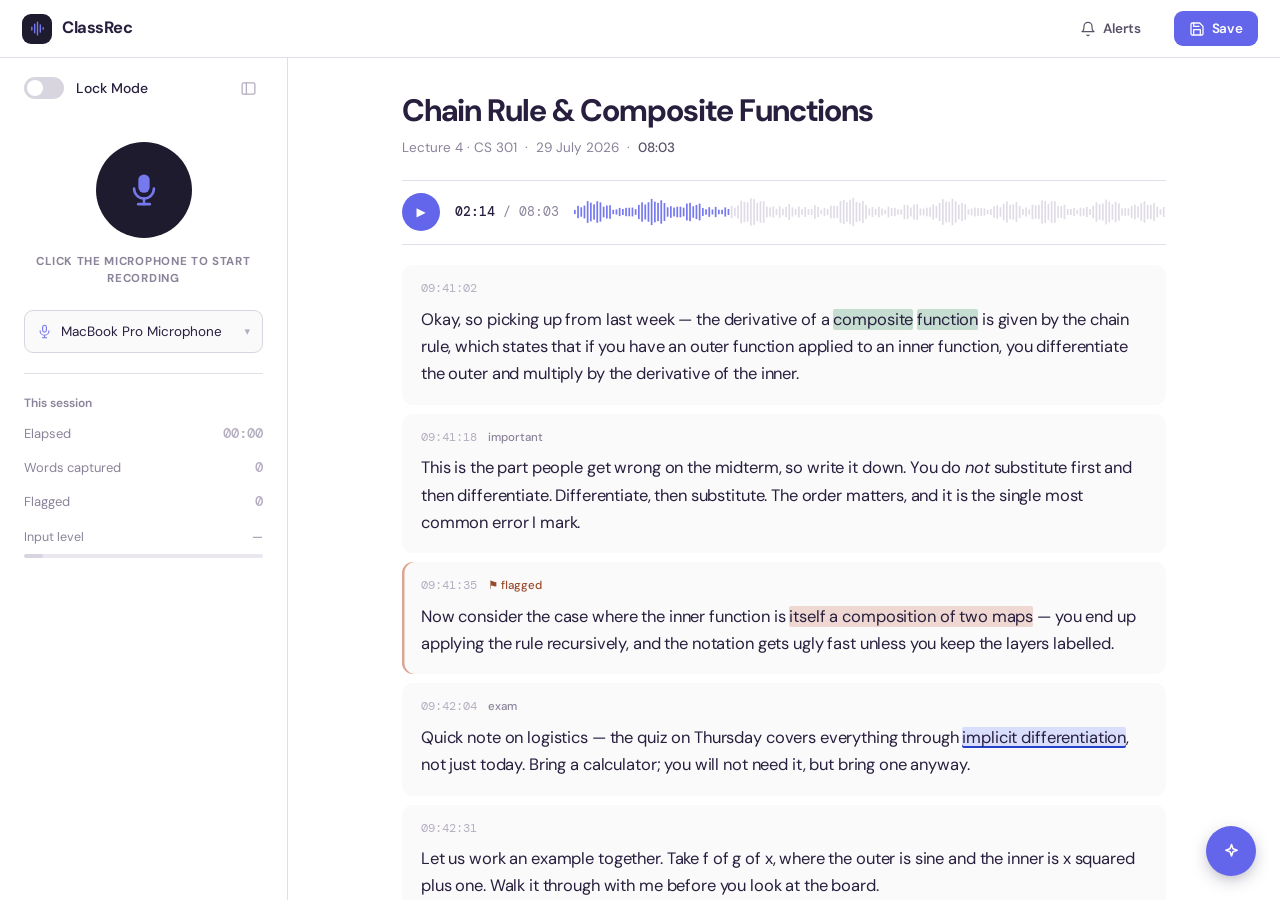
<file: design/classrec-live-v5.html>
<!doctype html>
<html lang="en">
<head>
<meta charset="utf-8">
<meta name="viewport" content="width=device-width,initial-scale=1">
<title>ClassRec — live (v4)</title>
<link href="https://fonts.googleapis.com/css2?family=DM+Sans:ital,opsz,wght@0,9..40,400;0,9..40,500;0,9..40,700;1,9..40,400&family=DM+Mono:wght@400;500&display=swap" rel="stylesheet">
<style>
/* ─────────────────────────────────────────────────────────────
   ONE primary colour (Midnight Violet) for every action.
   A 9-step violet-tinted grey ramp does all structural work.
   The other brand colours appear ONLY on word states, where
   they carry meaning — Refactoring UI: accents "used pretty
   sparingly", greys do the rest.
   No cards. A transcript is continuous speech, so it runs as
   one column with time in a margin gutter.
   ───────────────────────────────────────────────────────────── */
:root{
  --g0:#FFFFFF; --g1:#FBFAFB; --g2:#F4F2F6; --g3:#EAE7EE;
  --g4:#D9D5E0; --g5:#B4AEC0; --g6:#8B8399; --g7:#5A5269; --g8:#281F3E;

  /* theme #7678ED — title, mic, accents. Filled buttons drop one shade
     to #6365EB so white labels clear AA (4.57:1 vs 3.70:1). */
  --theme:#7678ED; --primary:#6365EB; --primary-hi:#5053E8; --primary-soft:#EFEFFD;
  --lock-deep:#4A3FBF;   /* lock badge — deliberately darker than the Lock Mode toggle */

  --teal:#75B291; --corn:#6A85FF; --corn-deep:#2440C8; --blush:#DBA693; --blush-ink:#9A4A2C;
  /* lock states → theme · recording → green · paused → red */
  --mic-bg:#7678ED; --red:#EF4444; --red-ink:#DC0D0D;
  --green:#4ADE80; --green-2:#86EFAC; --green-ink:#14803B;

  /* Structural lines. --g3 read as nothing at all -- rail, top bar and content
     ran together as one surface -- so rules get their own token, one step firmer
     than g3 and well short of g4. Controls take g4, being things you click. */
  --rule:#E2DEE7;

  --sans:'DM Sans',system-ui,sans-serif;
  --mono:'DM Mono',ui-monospace,monospace;
  --rail:288px; --ai:380px; --measure:820px; --gutter:78px;
  --e:cubic-bezier(.2,.7,.3,1);
}
*{box-sizing:border-box;margin:0;padding:0}
html,body{height:100%}
body{
  background:var(--g0);color:var(--g8);font-family:var(--sans);
  font-size:15px;line-height:1.6;font-optical-sizing:auto;
  -webkit-font-smoothing:antialiased;display:flex;flex-direction:column;overflow:hidden;
}
button{font-family:inherit;cursor:pointer;border:none;background:none;color:inherit}

/* ── top bar : four things, not eight ── */
.top{
  height:58px;flex:0 0 auto;display:flex;align-items:center;
  padding:0 22px;border-bottom:1px solid var(--rule);
}
.mark{display:flex;align-items:center;gap:10px;font-weight:700;font-size:16.5px;letter-spacing:-.03em;color:var(--g8)}
.logo{
  width:30px;height:30px;flex:0 0 auto;border-radius:9px;
  background:#1E1B2E;display:grid;place-items:center;color:var(--theme);
}
.logo svg{width:17px;height:17px;display:block}
.top-r{margin-left:auto;display:flex;align-items:center;gap:18px}
.state{font-size:13px;color:var(--g6);font-variant-numeric:tabular-nums}
body.rec .state{color:var(--primary);font-weight:500}
/* One solid primary; every other action is plain + icon in neutral, so nothing
   reads as a competing theme. Same pattern as the NotebookLM bar. */
.btn{
  display:inline-flex;align-items:center;gap:7px;
  border-radius:9px;padding:9px 15px;font-size:13.5px;font-weight:600;
  letter-spacing:-.01em;color:var(--g7);transition:.16s var(--e);
}
.btn svg{width:16px;height:16px;flex:0 0 auto}
.btn:hover{background:var(--g2);color:var(--g8)}
.btn.solid{background:var(--primary);color:#fff}
.btn.solid:hover{background:var(--primary-hi)}

/* ── shell ── */
.shell{flex:1;display:flex;min-height:0;position:relative}

/* handle = mini mic; mirrors the big mic's state colours exactly */
/* only exists while the rail is collapsed — with the rail open the big mic
   is right there and this is duplicate furniture */
.handle{
  position:absolute;top:30px;left:18px;z-index:40;width:42px;height:42px;
  border-radius:999px;display:grid;place-items:center;
  transition:opacity .2s var(--e),transform .25s var(--e);
}
body.rail-open .handle{opacity:0;transform:scale(.8);pointer-events:none}
.handle .ring{
  position:absolute;inset:-7px;border-radius:999px;opacity:0;transition:opacity .45s ease;
  filter:blur(3.5px);
  background:conic-gradient(from -90deg,transparent 0deg,var(--green) 60deg,var(--green-2) 150deg,var(--green) 220deg,#22A85A 260deg,transparent 320deg,transparent 360deg);
}
.handle .bub{
  position:relative;z-index:1;width:42px;height:42px;border-radius:999px;
  background:#1E1B2E;border:0;
  display:grid;place-items:center;color:var(--theme);
  transition:transform .2s var(--e),color .3s var(--e);
}
body.rec .handle .bub{color:var(--green)}
body.locked:not(.rec):not(.paused) .handle .bub{box-shadow:0 0 0 1.5px rgba(118,120,237,.85)}
.handle .bub svg{width:18px;height:18px;display:block}
.handle:hover .bub{transform:scale(1.06)}
body.rec .handle .ring{opacity:1;animation:spin 4s linear infinite}
/* collapsed mic mirrors the state: red and drifting when paused */
body.paused .handle .ring{
  background:conic-gradient(from 0deg,var(--red) 0deg,#F87171 60deg,#C0392B 120deg,var(--red) 180deg,#F87171 260deg,transparent 340deg);
  animation:spin 9s linear infinite;
}
body.paused .handle .bub{color:#F87171}
/* the locked voice stays locked through pause — show it while collapsed too */
/* Mini version of the big mic's badge, same 1:30 seat on the rim: white disc,
   dark purple glyph. The 42px handle has radius 21, so 21·cos45 ≈ 15 puts the
   badge centre on the rim and leaves it 2px outside the box. */
.handle .minilock{
  position:absolute;top:-2px;right:-2px;z-index:2;
  width:17px;height:17px;border-radius:999px;
  background:var(--g0);box-shadow:0 1px 3px rgba(40,31,62,.28);
  display:grid;place-items:center;color:var(--lock-deep);
}
.handle .minilock svg{width:9px;height:9px;display:block}
@keyframes spin{to{transform:rotate(360deg)}}

/* ── rail ── */
.rail{
  width:var(--rail);flex:0 0 var(--rail);border-right:1px solid var(--rule);
  padding:14px 24px 24px;overflow-y:auto;
  transition:margin-left .4s var(--e),opacity .25s var(--e);
}
body:not(.rail-open) .rail{margin-left:calc(var(--rail)*-1);opacity:0;pointer-events:none}
/* the mic selector takes the slot the redundant "Controls" heading had */
/* Lock Mode takes the top slot, collapse icon opposite it */
.rail-head{display:flex;align-items:center;gap:10px;height:32px;margin-bottom:14px}
.rail-head .collapse{margin-left:auto}
.rail-head .row span{white-space:nowrap}
/* Select voice only exists while Lock Mode is on, as in live.html */
.voicebtn{
  display:none;width:100%;justify-content:space-between;margin-top:10px;
  padding:9px 12px;font-size:13px;border:1px solid var(--g4);color:var(--g7);
}
.voicebtn:hover{border-color:var(--g5);background:var(--g2)}
body.lockon .voicebtn{display:inline-flex}
.field .txt{flex:1;min-width:0;overflow:hidden;text-overflow:ellipsis;white-space:nowrap}
/* the input picker was styled furniture with nothing behind it — it opens now */
.devwrap{position:relative}
.field{cursor:pointer}
.field:hover{border-color:var(--g5)}
.devmenu{
  position:absolute;left:0;right:0;top:calc(100% + 6px);z-index:50;
  background:var(--g0);border:1px solid var(--rule);border-radius:11px;
  box-shadow:0 14px 34px -14px rgba(40,31,62,.3);padding:5px;
  display:none;flex-direction:column;gap:2px;
}
.devmenu.open{display:flex}
.devopt{
  display:flex;align-items:center;gap:8px;text-align:left;width:100%;
  padding:8px 10px;border-radius:8px;font-size:13px;color:var(--g7);
}
.devopt:hover{background:var(--g2);color:var(--g8)}
.devopt.on{color:var(--primary);font-weight:600;background:var(--primary-soft)}
.devopt .tick{margin-left:auto;font-size:11px;opacity:0}
.devopt.on .tick{opacity:1}
.fi{display:grid;place-items:center;flex:0 0 auto;color:var(--theme)}
.fi svg{width:15px;height:15px;display:block}
.collapse{
  width:30px;height:30px;border-radius:8px;display:grid;place-items:center;
  color:var(--g5);transition:.15s var(--e);
}
.collapse svg{width:17px;height:17px}
.collapse:hover{background:var(--g2);color:var(--g8)}

/* two dividers total, one rhythm, everything on the same left edge */
.sect{padding-bottom:20px;margin-bottom:20px;border-bottom:1px solid var(--rule)}
.sect.tight{padding-bottom:0;margin-bottom:20px;border-bottom:0}
.sect:last-child{border:0;margin:0;padding:0}
.lbl{font-size:12px;font-weight:600;color:var(--g6);margin-bottom:9px}
/* control first, then label — the arrangement from live.html */
.row{display:flex;align-items:center;justify-content:flex-start;gap:12px}
.row span{font-size:14px;font-weight:500}
.sw{position:relative;width:40px;height:22px;flex:0 0 auto}
.sw input{position:absolute;inset:0;opacity:0;margin:0;cursor:pointer}
.tr{position:absolute;inset:0;border-radius:999px;background:var(--g4);transition:.22s var(--e)}
.tr::after{content:'';position:absolute;top:3px;left:3px;width:16px;height:16px;border-radius:999px;background:#fff;transition:.22s var(--e)}
.sw input:checked+.tr{background:var(--primary)}
.sw input:checked+.tr::after{transform:translateX(18px)}
.field{
  width:100%;margin-top:11px;padding:10px 12px;border-radius:9px;
  background:var(--g1);border:1px solid var(--g4);font-size:13.5px;
  display:flex;align-items:center;gap:9px;
}
.field:hover{border-color:var(--g4)}
.field .c{color:var(--g5);font-size:11px}

/* original circle form — centred disc with the glow ring, caption beneath.
   Sized to the tighter rail rather than the old 136px. */
/* clearance so the halo never bleeds into Select voice above it */
.mic-wrap{display:grid;place-items:center;position:relative;padding:22px 0 2px;cursor:pointer}
.glow{position:relative;width:100px;height:100px;border-radius:999px;display:grid;place-items:center}
/* Halo needs real clearance now the bubble is a bright fill — a 5px sliver
   was invisible against #7678ED. Blurred so it reads as glow, not a ring. */
/* Halo. BASE gradient is the lock colour; recording overrides it with green.
   The base must never be a state colour — when it was, releasing a short hold
   snapped the background before the opacity had faded, flashing that colour. */
.glow::before{
  content:'';position:absolute;inset:-4px;border-radius:999px;opacity:0;
  transition:opacity .5s ease;filter:blur(3.5px);z-index:0;
  background:conic-gradient(from -90deg,transparent 0deg,var(--theme) 80deg,#A5A6F3 160deg,transparent 240deg,transparent 360deg);
}
/* recording: green, 4s */
body.rec .glow::before{
  opacity:1;animation:spin 4s linear infinite;
  background:conic-gradient(from -90deg,transparent 0deg,var(--green) 60deg,var(--green-2) 150deg,var(--green) 220deg,#22A85A 260deg,transparent 320deg,transparent 360deg);
}
/* paused: red, 60s — a drift, not a spin */
body.paused .glow::before{
  inset:-5px;filter:blur(4px);opacity:.85;
  background:conic-gradient(from 0deg,var(--red) 0deg,#F87171 60deg,#C0392B 120deg,var(--red) 180deg,#F87171 240deg,#C0392B 300deg,var(--red) 360deg);
  animation:spin 60s linear infinite;
}
/* enrolling: the LOCK colour — same #7678ED as the Lock Mode toggle, 3s */
body.enrolling .glow::before{
  opacity:.9;
  background:conic-gradient(from -90deg,transparent 0deg,var(--theme) 80deg,#A5A6F3 160deg,transparent 240deg,transparent 360deg);
  animation:spin 3s linear infinite;
}
/* Locked and idle: no halo, just a static ring in the lock colour. Scoped to idle
   because `locked` is now set as soon as Lock Mode goes on, and at equal specificity
   this rule sits after the activity ones -- unscoped, it silently cancelled the
   enrol halo the moment a voice was already on file. */
/* Idle only. The halo starts 4px off the disc, so an opaque ring on the disc's edge
   covered the brightest part of it and the green read thin and dim once a voice was
   locked. While there is activity the halo carries the state and the badge says
   locked; the ring is only needed when nothing is glowing. */
body.locked:not(.rec):not(.paused):not(.enrolling) .bubble{box-shadow:0 0 0 1.5px rgba(118,120,237,.85)}
body.locked:not(.rec):not(.paused):not(.enrolling) .glow::before{opacity:0}

/* Lock Mode armed (on, nothing captured yet): a static solid ring in the
   lock colour. No rotation — it's a state, not an activity. */
.glow::after{
  content:'';position:absolute;inset:-6px;border-radius:999px;z-index:0;
  border:1.5px solid transparent;opacity:0;
  transition:opacity .35s ease;
}
/* (no armed-state ring — the toggle and the hint already say lock is on) */

/* Lock symbol — top-right of the circle, hugging the rim at about 1:30. The
   circle is 100px and starts 22px down (.mic-wrap padding), so a 45° offset is
   50·cos45 ≈ 35px across and the same down: 22 + 50 - 35 - 11 ≈ 25px from the
   top. Anchoring to the rail's right edge instead left it ~90px adrift of the
   circle it describes.
   The disc behind it is load-bearing, not decoration: the badge overlaps the
   boundary between the white rail and the near-black bubble, and a bare dark
   purple glyph goes invisible over the dark side. */
.lockbadge{
  position:absolute;top:25px;left:50%;z-index:3;
  width:22px;height:22px;border-radius:999px;
  background:var(--g0);box-shadow:0 1px 3px rgba(40,31,62,.28);
  display:grid;place-items:center;
  color:var(--lock-deep);opacity:0;
  transform:translateX(calc(-50% + 35px)) scale(.5);
  transition:all .3s cubic-bezier(.34,1.56,.64,1);pointer-events:none;
}
.lockbadge svg{width:13px;height:13px;display:block}
body.locked .lockbadge{opacity:1;transform:translateX(calc(-50% + 35px)) scale(1)}

/* "Hold mic to capture professor's voice" — lives on .shell, not in .rail,
   because .rail has overflow-y:auto and was clipping it. left/top are both
   measured off the circle in placeHint(); anchoring to the rail edge instead
   left it ~108px adrift, since the rail is 288px and the circle only 100px. */
.lockhint{
  position:absolute;left:0;top:0;z-index:60;
  background:#1E1B2E;color:#E4E1EE;border-radius:9px;padding:9px 13px;
  font-size:12.5px;font-weight:500;white-space:nowrap;
  box-shadow:0 8px 22px -8px rgba(30,27,46,.45);
  opacity:0;pointer-events:none;
  transition:opacity .3s var(--e);   /* fade in place — sliding in read as a distraction */
}
.lockhint::before{
  content:'';position:absolute;left:-5px;top:50%;margin-top:-5px;
  width:10px;height:10px;background:#1E1B2E;transform:rotate(45deg);border-radius:2px;
}
.lockhint.visible{opacity:1}
body:not(.rail-open) .lockhint{display:none}

/* One voice box only, and it's the Select voice slot itself. Once a voice is
   locked this button becomes the locked-voice row: play button + name. */
/* The waveform mark, not a play triangle: this row's action is choosing a voice,
   and it was reading as a transport control. Playback lives on the name. */
.playbtn{
  width:20px;height:20px;flex:0 0 auto;
  color:var(--theme);display:none;place-items:center;
}
.playbtn svg{width:16px;height:16px;display:block}
body.locked .voicebtn .playbtn{display:grid}
body.locked .voicebtn{border-color:#CFCFF6;background:var(--primary-soft);color:var(--g8)}
.voicebtn .txt{text-align:left}

/* dark disc matching the logo badge; state lives in the halo, not the fill */
/* same treatment as the logo badge: dark disc, theme-coloured glyph */
.bubble{
  position:relative;z-index:1;width:96px;height:96px;border-radius:999px;
  background:#1E1B2E;border:0;
  display:grid;place-items:center;color:var(--theme);transition:.3s var(--e);
}
.bubble svg{width:34px;height:34px;display:block}
.mic-wrap:hover .bubble{background:#2A2540}
body.enrolling .bubble{color:var(--theme)}
body.rec .bubble{color:var(--green)}
body.paused .bubble{color:#F87171}
/* status line — colours mirror live.css .status.{recording,paused,error} */
.mic-cap{
  margin-top:13px;text-align:center;font-size:11.5px;font-weight:700;
  letter-spacing:.06em;text-transform:uppercase;color:var(--g6);
  max-width:230px;line-height:1.5;
}
body.rec .mic-cap{color:var(--green-ink)}
body.paused .mic-cap{color:var(--red-ink)}
.mic-cap.err{color:var(--red-ink)}
.mic-cap.enrol{color:var(--primary)}   /* matches Lock Mode, not green */
/* live session readout — replaces the how-to, which the first-run walkthrough covers.
   Elapsed, words and flags are all already client-side, so nothing new is needed. */
.readout{display:grid;gap:11px}
.ro{display:flex;align-items:baseline;justify-content:space-between;gap:10px}
.ro span{font-size:13px;color:var(--g6)}
.ro b{font-family:var(--mono);font-size:14px;font-weight:500;color:var(--g8);font-variant-numeric:tabular-nums}
.ro b.dim{color:var(--g5)}
.meter{margin-top:3px}
.meter-l{display:flex;justify-content:space-between;font-size:12.5px;color:var(--g6);margin-bottom:7px}
.meter-bar{height:4px;border-radius:999px;background:var(--g3);overflow:hidden}
.meter-fill{height:100%;width:8%;border-radius:999px;background:var(--g4);transition:width .18s linear,background .3s var(--e)}
body.rec .meter-fill{background:var(--theme);animation:lvl 1.9s var(--e) infinite}
@keyframes lvl{0%{width:22%}30%{width:71%}55%{width:44%}80%{width:86%}100%{width:31%}}

/* ── centre : continuous column, time in a margin gutter, no cards ── */
.main{flex:1;min-width:0;display:flex;flex-direction:column;transition:padding-right .38s var(--e)}
body.ai-open .main{padding-right:var(--ai)}
.wrap{width:100%;max-width:var(--measure);margin-inline:auto;padding-inline:28px}

.head{padding-top:34px;padding-bottom:22px}
/* the lecture title is the one thing on this page worth renaming, so it edits in place */
.head h1{
  font-size:31px;font-weight:700;letter-spacing:-.032em;line-height:1.15;
  outline:none;border-radius:7px;margin-left:-7px;padding:1px 7px;
  transition:background .15s var(--e),box-shadow .15s var(--e);
}
.head h1:empty::before{content:'Untitled lecture';color:var(--g5)}
.head .meta{margin-top:7px;font-size:13.5px;color:var(--g6)}
.head .meta b{color:var(--g7);font-weight:500}

/* audio : a rule, not a box */
.audio{
  display:flex;align-items:center;gap:15px;
  padding:12px 0 13px;border-top:1px solid var(--rule);border-bottom:1px solid var(--rule);
}
.play{width:38px;height:38px;flex:0 0 auto;border-radius:999px;background:var(--primary);color:#fff;display:grid;place-items:center;font-size:12px}
.play:hover{background:var(--primary-hi)}
.t{font-family:var(--mono);font-size:12.5px;color:var(--g6);font-variant-numeric:tabular-nums;flex:0 0 auto}
.t b{color:var(--g8);font-weight:500}
canvas{flex:1;height:34px;display:block;min-width:0}

.scroll{flex:1;overflow-y:auto;padding-bottom:80px}

/* Timed blocks — the navigable unit, exactly the structure live.js builds:
   .transcript-chunk > .timestamp (+ .tag) + .transcript-text
   Quiet grey blocks on a white ground: discrete and scannable without
   turning into bordered cards. */
.stream{display:grid;gap:9px;padding-top:20px}
.chunk{
  background:var(--g1);border-radius:11px;padding:15px 19px 17px;
  position:relative;transition:background .15s var(--e);
}
.chunk:hover{background:var(--g2)}
.timestamp{
  display:flex;align-items:center;gap:11px;margin-bottom:7px;
  font-family:var(--mono);font-size:11.5px;color:var(--g5);
  font-variant-numeric:tabular-nums;
}
.tag{font-family:var(--sans);font-size:11.5px;font-weight:500;color:var(--g6)}
.tag.flag{color:var(--blush-ink)}
.transcript-text{font-size:16.5px;line-height:1.66;letter-spacing:-.008em;color:var(--g8)}

/* flagged: a left edge and a gutter word — no orange wash */
.chunk.flagged{box-shadow:inset 2.5px 0 0 var(--blush);cursor:pointer}

/* word states — the only place brand colour appears */
.w{border-radius:2px;transition:background .1s linear}
.w.wp{background:color-mix(in srgb,var(--teal) 40%,transparent)}
.w.sel{background:color-mix(in srgb,var(--corn) 24%,transparent);box-shadow:inset 0 -2px 0 var(--corn-deep)}
.w.flag{background:color-mix(in srgb,var(--blush) 40%,transparent)}

/* ── AI panel : right side, like Audionotes ── */
.ai{
  position:absolute;top:0;right:0;bottom:0;width:var(--ai);z-index:45;
  background:var(--g0);border-left:1px solid var(--rule);
  display:flex;flex-direction:column;transform:translateX(100%);
  transition:transform .38s var(--e);
}
body.ai-open .ai{transform:none}
.ai-top{padding:17px 20px 15px;border-bottom:1px solid var(--rule);display:flex;gap:10px;align-items:baseline}
.ai-top h3{font-size:15.5px;font-weight:700;letter-spacing:-.02em}
.ai-x{margin-left:auto;color:var(--g5);font-size:15px;padding:2px 6px;border-radius:7px}
.ai-x:hover{background:var(--g2);color:var(--g8)}
.ai-body{flex:1;overflow-y:auto;padding:18px 20px}
.quote{border-left:2px solid var(--corn);padding:2px 0 2px 12px;margin-bottom:18px;font-size:14.5px;line-height:1.6;color:var(--g7)}
.quote em{display:block;font-family:var(--mono);font-size:11px;font-style:normal;color:var(--g5);margin-bottom:4px}
.chips{display:grid;gap:7px}
.chip{
  text-align:left;padding:11px 13px;border-radius:9px;
  background:var(--g1);border:1px solid var(--g4);font-size:13.5px;transition:.14s var(--e);
}
.chip:hover{border-color:var(--g5);background:var(--g2)}
.ai-foot{padding:15px 20px;border-top:1px solid var(--rule)}
.composer{display:flex;align-items:center;gap:8px;padding:5px 5px 5px 14px;background:var(--g1);border:1px solid var(--g4);border-radius:999px}
.composer:focus-within{border-color:var(--primary)}
.composer input{flex:1;border:0;background:none;font-family:inherit;font-size:14px;color:var(--g8);outline:none}
.composer input::placeholder{color:var(--g5)}
.send{width:32px;height:32px;border-radius:999px;background:var(--primary);color:#fff;display:grid;place-items:center;flex:0 0 auto}
.send:hover{background:var(--primary-hi)}
.alt{margin-top:9px}
.alt button{font-size:12.5px;font-weight:500;color:var(--g6)}
.alt button:hover{color:var(--blush-ink)}

/* ── voice picker popup — mirrors voice-picker.js's .vp-* structure ──
   row click selects · name click plays (turns theme) · dblclick renames
   · trash deletes · + uploads. All five have endpoints already.        */
.vp-overlay{
  position:fixed;inset:0;z-index:80;display:grid;place-items:center;
  background:rgba(30,27,46,.42);backdrop-filter:blur(3px);
  opacity:0;pointer-events:none;transition:opacity .22s var(--e);
}
.vp-overlay.open{opacity:1;pointer-events:auto}
.vp-panel{
  width:400px;max-width:calc(100vw - 40px);max-height:78vh;overflow:auto;
  background:var(--g0);border-radius:16px;padding:22px;
  box-shadow:0 24px 60px -12px rgba(30,27,46,.35);
  transform:translateY(8px) scale(.98);transition:transform .22s var(--e);
}
.vp-overlay.open .vp-panel{transform:none}
.vp-title{font-size:17px;font-weight:700;letter-spacing:-.025em;margin-bottom:15px}
.vp-list{display:flex;flex-direction:column;gap:7px}
.vp-item{
  display:flex;align-items:center;gap:10px;
  padding:11px 13px;border-radius:11px;
  border:1.5px solid var(--rule);background:var(--g1);cursor:pointer;
  transition:.15s var(--e);
}
.vp-item:hover{border-color:#CFCFF6;background:var(--g0)}
.vp-item.selected{border-color:var(--theme);background:var(--primary-soft)}
/* Only as wide as its text: at flex:1 the name filled the row, so a click almost
   anywhere hit "play" and selecting the box became near-impossible. The gap after
   it takes the slack and belongs to the row. */
.vp-item-name{
  flex:0 1 auto;min-width:0;max-width:100%;font-size:14px;font-weight:500;
  overflow:hidden;text-overflow:ellipsis;white-space:nowrap;
  border-radius:5px;padding:1px 3px;outline:none;
}
.vp-gap{flex:1;align-self:stretch;min-width:14px}
.vp-item-name:hover{color:var(--primary)}      /* theme hint: click to play */
.vp-item-name.playing{color:var(--primary)}
.vp-item-name.editing{color:var(--g8);cursor:text;background:var(--g2)}
.vp-dur{font-size:11.5px;color:var(--g5);font-family:var(--mono);flex:0 0 auto}
.vp-item-arrow{color:var(--g5);font-size:12px;flex:0 0 auto}
.vp-item.selected .vp-item-arrow{color:var(--theme)}
/* ▸ becomes || while this voice is playing — the glyph is the transport state */
.vp-item-arrow.on{color:var(--primary);font-weight:700;letter-spacing:1.5px}
.vp-trash{
  width:26px;height:26px;border-radius:7px;flex:0 0 auto;
  /* red at rest, not only under the cursor — delete should read as destructive
     before you reach for it. Muted so three rows of it don't shout. */
  display:grid;place-items:center;color:var(--red);opacity:.7;transition:.15s var(--e);
}
.vp-trash svg{width:14px;height:14px}
.vp-trash:hover{opacity:1;color:var(--red-ink);background:rgba(239,68,68,.1)}
.vp-empty{padding:22px 0;text-align:center;font-size:13.5px;color:var(--g5)}
/* last row of the list, so it takes the box's shape and the list's gap */
.vp-recnew{
  width:100%;margin-top:7px;padding:11px 13px;border-radius:11px;
  border:1.5px dashed var(--g4);background:transparent;
  font-size:13px;font-weight:600;color:var(--g6);transition:.15s var(--e);
}
.vp-recnew:hover{border-color:var(--theme);color:var(--primary);background:var(--primary-soft)}
/* no rule here — the dashed row above already breaks the list from the actions,
   and a line on top of it was one edge too many */
.vp-add{margin-top:14px}
.vp-add-row{display:flex;gap:9px;flex-wrap:wrap;align-items:center}
.vp-start{margin-left:auto}          /* the commit action, so it sits apart from the two adds */
.vp-start[hidden]{display:none}
.vp-add-btn{
  display:inline-flex;align-items:center;gap:7px;font-size:13px;font-weight:600;
  color:var(--g7);padding:8px 13px;border-radius:9px;border:1.5px dashed var(--g4);
  transition:.15s var(--e);
}
.vp-add-btn:hover{color:var(--primary);border-color:var(--theme);background:var(--primary-soft)}
.vp-status{margin-top:9px;font-size:12px;color:var(--g6)}
.vp-status.ok{color:var(--primary)}
.vp-status.error{color:var(--red-ink)}
.vp-status:empty{display:none}

/* floating AI icon — primary colour, bottom right */
.aibtn{
  position:fixed;right:24px;bottom:24px;z-index:50;
  width:50px;height:50px;border-radius:999px;background:var(--primary);color:#fff;
  display:grid;place-items:center;box-shadow:0 5px 18px -5px rgba(40,31,62,.5);transition:.18s var(--e);
}
.aibtn svg{width:21px;height:21px}
.aibtn:hover{background:var(--primary-hi);transform:translateY(-2px)}
body.ai-open .aibtn{opacity:0;pointer-events:none}
</style>
</head>
<body class="rail-open">

<div class="top">
  <div class="mark">
    <span class="logo">
      <svg viewBox="0 0 24 24" fill="none" stroke="currentColor" stroke-width="2" stroke-linecap="round">
        <path d="M4 10v4M8 6v12M12 3v18M16 7v10M20 11v2"/>
      </svg>
    </span>ClassRec
  </div>
  <div class="top-r">
    <button class="btn">
      <svg viewBox="0 0 24 24" fill="none" stroke="currentColor" stroke-width="1.8" stroke-linecap="round" stroke-linejoin="round">
        <path d="M18 8A6 6 0 0 0 6 8c0 7-3 8-3 8h18s-3-1-3-8"/><path d="M10.3 21a1.9 1.9 0 0 0 3.4 0"/>
      </svg>Alerts
    </button>
    <button class="btn solid" id="save">
      <svg viewBox="0 0 24 24" fill="none" stroke="currentColor" stroke-width="1.9" stroke-linecap="round" stroke-linejoin="round">
        <path d="M19 21H5a2 2 0 0 1-2-2V5a2 2 0 0 1 2-2h11l5 5v11a2 2 0 0 1-2 2z"/><path d="M17 21v-8H7v8M7 3v5h8"/>
      </svg>Save
    </button>
  </div>
</div>

<div class="shell">

  <button class="handle" id="handle" aria-label="Show recording controls">
    <span class="ring"></span>
    <span class="bub">
      <svg viewBox="0 0 24 24" fill="none">
        <rect x="8" y="1" width="8" height="13" rx="4" fill="currentColor"/>
        <path d="M5 11a7 7 0 0 0 14 0" stroke="currentColor" stroke-width="1.9" stroke-linecap="round"/>
        <line x1="12" y1="18" x2="12" y2="22" stroke="currentColor" stroke-width="1.9" stroke-linecap="round"/>
        <line x1="8" y1="22" x2="16" y2="22" stroke="currentColor" stroke-width="2.1" stroke-linecap="round"/>
      </svg>
    </span>
    <span class="minilock">
      <svg viewBox="0 0 24 24" fill="none" stroke="currentColor" stroke-width="3" stroke-linecap="round" stroke-linejoin="round">
        <rect x="4" y="11" width="16" height="10" rx="2"/><path d="M8 11V7a4 4 0 0 1 8 0v4"/>
      </svg>
    </span>
  </button>

  <div class="lockhint" id="lockhint">Hold mic to capture professor's voice</div>

  <aside class="rail">
    <div class="rail-head">
      <div class="row">
        <label class="sw"><input type="checkbox" id="lockToggle"><span class="tr"></span></label>
        <span>Lock Mode</span>
      </div>
      <button class="collapse" id="collapse" aria-label="Hide recording controls">
        <svg viewBox="0 0 24 24" fill="none" stroke="currentColor" stroke-width="1.8" stroke-linecap="round" stroke-linejoin="round">
          <rect x="3" y="4" width="18" height="16" rx="2"/><path d="M9 4v16"/>
        </svg>
      </button>
    </div>

    <button class="btn voicebtn" id="voicebtn">
      <span class="playbtn" aria-label="Locked voice">
        <svg viewBox="0 0 24 24" fill="none" stroke="currentColor" stroke-width="2" stroke-linecap="round">
          <path d="M4 10v4M8 6v12M12 3v18M16 7v10M20 11v2"/>
        </svg>
      </span>
      <span class="txt" id="voicebtnTxt">Select voice</span>
      <span class="c">▾</span>
    </button>

    <div class="sect tight">
      <div class="mic-wrap">
        <span class="lockbadge">
          <svg viewBox="0 0 24 24" fill="currentColor">
            <rect x="4" y="10.5" width="16" height="11" rx="2.5"/>
            <path d="M8 10.5V7a4 4 0 0 1 8 0v3.5" fill="none" stroke="currentColor" stroke-width="2.4" stroke-linecap="round"/>
          </svg>
        </span>
        <div class="glow" id="mic">
          <span class="bubble">
            <svg viewBox="0 0 24 24" fill="none">
              <rect x="8" y="1" width="8" height="13" rx="4" fill="currentColor"/>
              <path d="M5 11a7 7 0 0 0 14 0" stroke="currentColor" stroke-width="1.8" stroke-linecap="round"/>
              <line x1="12" y1="18" x2="12" y2="22" stroke="currentColor" stroke-width="1.8" stroke-linecap="round"/>
              <line x1="8" y1="22" x2="16" y2="22" stroke="currentColor" stroke-width="2" stroke-linecap="round"/>
            </svg>
          </span>
        </div>
        <div class="mic-cap" id="cap">Click the microphone to start recording</div>
      </div>
    </div>

    <div class="sect">
      <div class="devwrap">
      <div class="field" id="devField" style="margin-top:0">
        <span class="fi">
          <svg viewBox="0 0 24 24" fill="none" stroke="currentColor" stroke-width="1.8" stroke-linecap="round" stroke-linejoin="round">
            <rect x="9" y="2" width="6" height="11" rx="3"/><path d="M5 11a7 7 0 0 0 14 0M12 18v4M8.5 22h7"/>
          </svg>
        </span>
        <span class="txt" id="devTxt">MacBook Pro Microphone</span>
        <span class="c">▾</span>
      </div>
      <div class="devmenu" id="devMenu" role="listbox"></div>
      </div>
    </div>

    <div class="sect">
      <div class="lbl">This session</div>
      <div class="readout">
        <div class="ro"><span>Elapsed</span><b id="roT" class="dim">00:00</b></div>
        <div class="ro"><span>Words captured</span><b id="roW" class="dim">0</b></div>
        <div class="ro"><span>Flagged</span><b id="roF" class="dim">0</b></div>
        <div class="meter">
          <div class="meter-l"><span>Input level</span><span id="roL">—</span></div>
          <div class="meter-bar"><div class="meter-fill" id="roFill"></div></div>
        </div>
      </div>
    </div>
  </aside>

  <main class="main">
    <div class="wrap head">
      <h1 contenteditable="true" spellcheck="false" aria-label="Lecture title">Chain Rule &amp; Composite Functions</h1>
      <div class="meta">Lecture 4 · CS 301 &nbsp;·&nbsp; 29 July 2026 &nbsp;·&nbsp; <b>08:03</b></div>
    </div>

    <div class="wrap"><div class="audio">
      <button class="play" id="pl">▶</button>
      <div class="t"><b>02:14</b> / 08:03</div>
      <canvas id="wv"></canvas>
    </div></div>

    <div class="scroll"><div class="wrap"><div class="stream">

      <div class="chunk">
        <div class="timestamp">09:41:02</div>
        <div class="transcript-text">Okay, so picking up from last week — the derivative of a
          <span class="w wp">composite</span> <span class="w wp">function</span> is given by the
          chain rule, which states that if you have an outer function applied to an inner function,
          you differentiate the outer and multiply by the derivative of the inner.</div>
      </div>

      <div class="chunk">
        <div class="timestamp">09:41:18 <span class="tag">important</span></div>
        <div class="transcript-text">This is the part people get wrong on the midterm, so write it
          down. You do <em>not</em> substitute first and then differentiate. Differentiate, then
          substitute. The order matters, and it is the single most common error I mark.</div>
      </div>

      <div class="chunk flagged">
        <div class="timestamp">09:41:35 <span class="tag flag">⚑ flagged</span></div>
        <div class="transcript-text">Now consider the case where the inner function is
          <span class="w flag">itself a composition of two maps</span> — you end up applying the rule
          recursively, and the notation gets ugly fast unless you keep the layers labelled.</div>
      </div>

      <div class="chunk">
        <div class="timestamp">09:42:04 <span class="tag">exam</span></div>
        <div class="transcript-text">Quick note on logistics — the quiz on Thursday covers everything
          through <span class="w sel">implicit differentiation</span>, not just today. Bring a
          calculator; you will not need it, but bring one anyway.</div>
      </div>

      <div class="chunk">
        <div class="timestamp">09:42:31</div>
        <div class="transcript-text">Let us work an example together. Take f of g of x, where the
          outer is sine and the inner is x squared plus one. Walk it through with me before you look
          at the board.</div>
      </div>

      <div class="chunk">
        <div class="timestamp">09:43:07</div>
        <div class="transcript-text">If you differentiate the outer first you get cosine of the
          inner, and then you multiply by two x. That is the whole mechanism.</div>
      </div>

    </div></div></div>
  </main>

  <aside class="ai">
    <div class="ai-top">
      <h3>Ask about this moment</h3>
      <button class="ai-x" id="aiX">✕</button>
    </div>
    <div class="ai-body">
      <div class="quote"><em>09:41:35</em>“…itself a composition of two maps — you end up applying the rule recursively.”</div>
      <div class="chips">
        <button class="chip">Explain this in simpler terms</button>
        <button class="chip">Give me a worked example</button>
        <button class="chip">Is this likely on the exam?</button>
      </div>
    </div>
    <div class="ai-foot">
      <div class="composer"><input placeholder="Ask anything…"><button class="send">→</button></div>
      <div class="alt"><button>⚑ Flag without asking</button></div>
    </div>
  </aside>
</div>

<div class="vp-overlay" id="vp">
  <div class="vp-panel" role="dialog" aria-label="Pick a voice">
    <div class="vp-title">Pick a voice</div>
    <div class="vp-list" id="vpList"></div>
    <!-- Sits with the list as its last row: it adds to the same set the boxes above
         belong to. A voice only exists by being recorded, so it closes up and sends
         you back to the mic rather than asking for a name with no sample behind it. -->
    <button class="vp-recnew" id="vpRecordNew" type="button">＋ Record new</button>
    <div class="vp-add">
      <div class="vp-add-row">
        <button class="vp-add-btn" id="vpUpload" type="button">↑ Upload</button>
        <input type="file" id="vpFile" accept="audio/*" hidden>
        <!-- only meaningful once a voice is picked, so it hides when none is -->
        <button class="btn solid vp-start" id="vpStart" type="button">Start session</button>
      </div>
      <div class="vp-status" id="vpStatus"></div>
    </div>
  </div>
</div>

<button class="aibtn" id="aibtn" aria-label="Ask about this moment">
  <svg viewBox="0 0 24 24" fill="none" stroke="currentColor" stroke-width="1.8" stroke-linecap="round" stroke-linejoin="round">
    <path d="M12 4l1.7 4.8L18.5 10.5l-4.8 1.7L12 17l-1.7-4.8L5.5 10.5l4.8-1.7L12 4z"/>
  </svg>
</button>

<script>
const B=document.body;
document.getElementById('handle').onclick=()=>B.classList.add('rail-open');
document.getElementById('collapse').onclick=()=>B.classList.remove('rail-open');
const cap=document.getElementById('cap');
// Enter commits the title rather than inserting a newline
const h1=document.querySelector('.head h1');
h1.addEventListener('keydown',e=>{if(e.key==='Enter'){e.preventDefault();h1.blur();}});
// mock readout so the rail shows live numbers while "recording"
let tick=null,secs=0,words=0;
const roT=document.getElementById('roT'),roW=document.getElementById('roW'),
      roF=document.getElementById('roF'),roL=document.getElementById('roL');
const mmss=s=>String(Math.floor(s/60)).padStart(2,'0')+':'+String(s%60).padStart(2,'0');
// The mic itself is the whole control: idle → recording → paused → recording → …
const run=()=>{tick=setInterval(()=>{secs++;words+=Math.round(2+Math.random()*3);
  roT.textContent=mmss(secs);roW.textContent=words.toLocaleString();},1000);};
/* ── mic state machine, transcribed from live.js ─────────────────────
   lock off  : click → recording
   lock on   : HOLD to enrol a voice. ≥10s → locked. <10s → error.
   locked    : click → recording
   recording : click → paused (red, 60s drift) · click again → recording
   Save ends the session.                                            */
const mic=document.getElementById('mic'), hint=document.getElementById('lockhint'),
      lockToggle=document.getElementById('lockToggle');
const setCap=(t,cls)=>{cap.textContent=t;cap.className='mic-cap'+(cls?' '+cls:'');};
let enrolTimer=null, enrolSecs=0, holding=false, heldAt=0;

/* Two independent axes, and conflating them is what put a green halo under an
   idle caption: MODE is lockon/locked (a setting), ACTIVITY is rec/paused/
   enrolling (what the mic is doing right now). Activity classes are mutually
   exclusive and only ever change through setActivity, so the halo colour and
   the caption cannot disagree. */
/* "Hold the mic…" is only for the case where there is no voice on file at all --
   every class has a default (the most-used voice for it), so the normal path is
   lock on, click, go. Holding is how you add another, not a toll to pay first. */
const idleCap=()=>
  B.classList.contains('locked') ? 'Click to start recording' :
  B.classList.contains('lockon') ? 'Hold the mic to record a voice' :
                                   'Click the microphone to start recording';
const isBusy=()=>['rec','paused','enrolling'].some(c=>B.classList.contains(c));
/* Pause is a sub-state of recording, not a sibling: `paused` keeps `rec` on,
   because the mic click and Save both gate on `rec`, and .glow's paused rules
   sit alongside the recording ones. */
const ACT={'':[], rec:['rec'], paused:['rec','paused'], enrolling:['enrolling']};
/* Errors are transient: a failed hold explains itself and then gets out of the way,
   rather than sitting in red until something else happens to overwrite it. */
let errTimer=null;
const showError=msg=>{
  setCap(msg,'err');
  clearTimeout(errTimer);
  errTimer=setTimeout(()=>{if(!isBusy())setCap(idleCap());},5000);
};
function setActivity(a){
  clearTimeout(errTimer);     // any real state change outranks a pending revert
  B.classList.remove('rec','paused','enrolling');
  (ACT[a]||[]).forEach(c=>B.classList.add(c));
  if(a!=='rec')clearInterval(tick);
  if(a==='rec')setCap('Recording… (click to pause)');
  else if(a==='paused')setCap('Paused');
  else if(!a)setCap(idleCap());   // enrolling writes its own countdown
}

// the mic moves vertically as the rail's contents change, so measure it
// rather than hardcoding a top offset
const placeHint=()=>{
  const m=document.querySelector('.glow').getBoundingClientRect();
  const s=document.querySelector('.shell').getBoundingClientRect();
  hint.style.top=Math.round(m.top - s.top + m.height/2 - hint.offsetHeight/2)+'px';
  hint.style.left=Math.round(m.right - s.left + 12)+'px';
};
/* Shows for 3s, and startHold pulls it early — once you're holding, it has said
   its piece. placeHint runs first so it never animates from a stale position. */
let hintTimer=null;
const showHint=()=>{
  clearTimeout(hintTimer);
  placeHint();                 // synchronous: inside rAF this never ran in a
  hint.classList.add('visible'); // backgrounded tab, and the hint stayed invisible
  hintTimer=setTimeout(()=>hint.classList.remove('visible'),3000);
};
lockToggle.onchange=()=>{
  if(lockToggle.checked){
    B.classList.add('lockon');
    // the class's default voice is already on file, so lock is satisfied immediately
    if(VOICES.some(v=>v.sel)){
      B.classList.add('locked');   // nothing to prompt for — the hint would be noise
    }else{
      showHint();                  // no voice on file: holding is the only way forward
    }
  }else{
    B.classList.remove('lockon','locked');
    hint.classList.remove('visible');
  }
  // never rewrite the caption over a live recording — that was the green-halo bug
  if(!isBusy())setCap(idleCap());
};

/* One way in to a session, so the mic and "Start session" cannot drift apart on
   which counters they reset. */
function startRecording(){
  B.classList.remove('rail-open');
  secs=0;words=0;roT.textContent='00:00';roW.textContent='0';
  setActivity('rec');roL.textContent='good';
  [roT,roW,roF].forEach(e=>e.classList.remove('dim'));roF.textContent='2';
  run();
}

// hold-to-enrol
/* A press is not a hold until it has lasted HOLD_MS. Every click is mousedown →
   mouseup → click, so arming the enrol on mousedown made an ordinary click into a
   0-second sample: it failed with "too short" and then had its own click swallowed,
   which made recording unstartable in Lock Mode. A normal click is 60-120ms, so
   250ms separates the two intents without feeling sticky. */
const HOLD_MS=250;
let holdTimer=null, pressAt=0;
const startHold=e=>{
  // `locked` no longer disqualifies a hold: a voice is on file from the start now, and
  // holding is how you add another. Only a live session rules it out.
  if(!B.classList.contains('lockon')||B.classList.contains('rec'))return;
  e.preventDefault();
  pressAt=Date.now();
  clearTimeout(holdTimer);
  holdTimer=setTimeout(()=>{
    holding=true;enrolSecs=0;
    setActivity('enrolling');hint.classList.remove('visible');
    setCap('Recording sample… 0s','enrol');
    // counted from the press, not from when the threshold fired, so 10s means 10s
    enrolTimer=setInterval(()=>{
      enrolSecs=Math.floor((Date.now()-pressAt)/1000);
      setCap(`Recording sample… ${enrolSecs}s`,'enrol');
    },250);
  },HOLD_MS);
};
const endHold=()=>{
  clearTimeout(holdTimer);
  if(!holding)return;         // released before HOLD_MS — that was a click, leave it alone
  holding=false;
  enrolSecs=Math.floor((Date.now()-pressAt)/1000);
  // A hold ending on mouseup owes us one trailing click; a hold ending because the
  // pointer left the circle owes us nothing, since the browser only fires click when
  // press and release share an element. So mark WHEN it ended and let the click
  // handler ignore anything older than a moment -- a sticky flag armed by mouseleave
  // sat there and swallowed the next real click instead.
  heldAt=Date.now();
  clearInterval(enrolTimer);
  if(enrolSecs>=10){
    // a real sample was captured — file it, open the picker, let them name it
    B.classList.add('locked');
    setActivity('');                 // idle, and idleCap() now reads "Click to start recording"
    addCapturedVoice(enrolSecs);
  }else{
    setActivity('');
    showError('Too short — hold for at least 10 seconds');
  }
};
mic.addEventListener('mousedown',startHold);
mic.addEventListener('mouseup',endHold);
mic.addEventListener('mouseleave',endHold);

mic.addEventListener('click',()=>{
  // A hold ends with mouseup, and the browser then fires click on the same element.
  // That trailing click used to fall through into "start recording", so enrolling a
  // voice silently began a session behind the still-open picker. Swallow it: after a
  // hold, the next click is spent.
  if(Date.now()-heldAt<400){heldAt=0;return;}   // the hold's own trailing click
  // With a default voice on file, `locked` is already set when Lock Mode goes on, so
  // this no longer gates the normal path -- it only bites when every voice has been
  // deleted and there is nothing to lock onto. Never blocks a live session.
  const live=B.classList.contains('rec');
  if(!live&&B.classList.contains('lockon')&&!B.classList.contains('locked'))return;
  if(!B.classList.contains('rec')){
    startRecording();
  }else if(!B.classList.contains('paused')){
    setActivity('paused');roL.textContent='paused';
  }else{
    setActivity('rec');roL.textContent='good';run();
  }
});

document.getElementById('save').onclick=()=>{
  if(!B.classList.contains('rec'))return;
  setActivity('');roL.textContent='—';
};
const openAI=()=>B.classList.add('ai-open');
document.getElementById('aibtn').onclick=openAI;
document.querySelector('.chunk.flagged').onclick=openAI;
document.getElementById('aiX').onclick=()=>B.classList.remove('ai-open');

/* ── input device picker ──────────────────────────────────────── */
const DEVICES=['MacBook Pro Microphone','AirPods Pro','Yeti Nano (USB)','Aggregate Device'];
const devField=document.getElementById('devField'), devMenu=document.getElementById('devMenu'),
      devTxt=document.getElementById('devTxt');
let devCur=0;
function renderDevices(){
  devMenu.innerHTML='';
  DEVICES.forEach((d,i)=>{
    const b=document.createElement('button');
    b.type='button';b.className='devopt'+(i===devCur?' on':'');
    b.innerHTML=`<span>${d}</span><span class="tick">✓</span>`;
    b.onclick=e=>{e.stopPropagation();devCur=i;devTxt.textContent=d;
      devMenu.classList.remove('open');renderDevices();};
    devMenu.appendChild(b);
  });
}
renderDevices();
devField.onclick=e=>{e.stopPropagation();devMenu.classList.toggle('open');};
document.addEventListener('click',()=>devMenu.classList.remove('open'));

/* ── voice picker ─────────────────────────────────────────────── */
const VOICES=[
  {n:'Zamaigas_audio.wav',d:'0:24',sel:true},
  {n:'Prof. Whitaker — CS 301',d:'0:31',sel:false},
  {n:'Dr. Osei — lecture hall',d:'0:18',sel:false},
];
const vp=document.getElementById('vp'),vpList=document.getElementById('vpList'),
      vpStatus=document.getElementById('vpStatus');
const TRASH='<svg viewBox="0 0 24 24" fill="none" stroke="currentColor" stroke-width="1.9" stroke-linecap="round" stroke-linejoin="round"><path d="M3 6h18M8 6V4h8v2M19 6l-1 14H6L5 6"/></svg>';
const vpStart=document.getElementById('vpStart');
let playing=null;   // {name, arrow} of the row currently playing
const stopPlay=()=>{
  if(!playing)return;
  playing.name.classList.remove('playing');
  playing.arrow.textContent='▸';playing.arrow.classList.remove('on');
  playing=null;
};
// reflect the current selection everywhere it's shown
function syncSelection(){
  const v=VOICES.find(o=>o.sel);
  document.getElementById('voicebtnTxt').textContent=v?v.n:'Select voice';
  vpStart.hidden=!v;          // nothing to start a session with
}
function renderVoices(editIdx){
  playing=null;   // rows are rebuilt below; the old refs are about to be detached
  if(!VOICES.length){vpList.innerHTML='<div class="vp-empty">No voices yet.</div>';syncSelection();return;}
  vpList.innerHTML='';
  VOICES.forEach((v,i)=>{
    const row=document.createElement('div');
    row.className='vp-item'+(v.sel?' selected':'');
    row.innerHTML=`<span class="vp-item-name">${v.n}</span>
      <span class="vp-gap"></span>
      <span class="vp-dur">${v.d}</span>
      <span class="vp-item-arrow">▸</span>
      <button class="vp-trash" aria-label="Delete voice">${TRASH}</button>`;
    const name=row.querySelector('.vp-item-name');
    // row click selects; name click plays; dblclick renames
    // the ring and the slot both say which voice is picked; a sentence saying it
    // again is just noise
    row.onclick=()=>{VOICES.forEach(o=>o.sel=false);v.sel=true;renderVoices();
      B.classList.add('locked');
      if(!isBusy())setActivity('');   // picking a voice mid-recording must not end it
      vpStatus.textContent='';};
    const arrow=row.querySelector('.vp-item-arrow');
    name.onclick=e=>{e.stopPropagation();
      if(playing&&playing.name===name){stopPlay();return;}
      stopPlay();
      name.classList.add('playing');arrow.textContent='||';arrow.classList.add('on');
      playing={name,arrow};};
    const startEdit=()=>{
      name.contentEditable='true';name.classList.add('editing');name.focus();
      const r=document.createRange();r.selectNodeContents(name);
      const s=getSelection();s.removeAllRanges();s.addRange(r);   // preselect for retyping
      name.onkeydown=ev=>{if(ev.key==='Enter'){ev.preventDefault();name.blur();
        // naming is the last step of the capture flow — close up so the rail's
        // locked state (badge + "Click to start recording") is what you land on
        vp.classList.remove('open');}};
      name.onblur=()=>{name.contentEditable='false';name.classList.remove('editing');
        v.n=name.textContent.trim()||v.n;name.textContent=v.n;syncSelection();};
    };
    name.ondblclick=e=>{e.stopPropagation();startEdit();};
    if(i===editIdx)setTimeout(startEdit,60);   // freshly captured → name it now
    row.querySelector('.vp-trash').onclick=e=>{e.stopPropagation();
      VOICES.splice(i,1);renderVoices();
      // deleting the locked voice unlocks: the badge and "click to start" were
      // outliving the thing they described, leaving "Select voice" next to a padlock
      if(!VOICES.some(o=>o.sel)){
        B.classList.remove('locked');
        if(!isBusy())setActivity('');
      }
      vpStatus.className='vp-status';vpStatus.textContent='Deleted.';};
    vpList.appendChild(row);
  });
  syncSelection();
}

// a ≥10s hold captured a sample: file it as Untitled N, select it, open the
// picker with the name already in edit mode
let untitledN=0;
function addCapturedVoice(secs){
  untitledN++;
  VOICES.forEach(o=>o.sel=false);
  VOICES.unshift({n:'Untitled '+untitledN,d:'0:'+String(secs).padStart(2,'0'),sel:true});
  vp.classList.add('open');
  vpStatus.className='vp-status ok';
  vpStatus.textContent='Captured '+secs+'s — name this voice';
  renderVoices(0);
}
renderVoices();
document.getElementById('voicebtn').onclick=()=>{vp.classList.add('open');vpStatus.textContent='';};
vp.onclick=e=>{if(e.target===vp)vp.classList.remove('open');};
// "Record new" — back to the rail with the prompt showing, so the next hold enrols
document.getElementById('vpRecordNew').onclick=()=>{
  vp.classList.remove('open');
  vpStatus.textContent='';
  showHint();
};
// "Start session" — commits the picked voice and goes straight into recording
vpStart.onclick=()=>{
  vp.classList.remove('open');
  stopPlay();
  if(!B.classList.contains('rec'))startRecording();
};
// Upload — the other way to get a sample in. Named from the file, selected on arrival.
const vpFile=document.getElementById('vpFile');
document.getElementById('vpUpload').onclick=()=>vpFile.click();
vpFile.onchange=()=>{
  const f=vpFile.files&&vpFile.files[0];
  if(!f)return;
  VOICES.forEach(o=>o.sel=false);
  VOICES.unshift({n:f.name,d:'0:00',sel:true});
  B.classList.add('locked');
  if(!isBusy())setActivity('');
  renderVoices();
  vpStatus.className='vp-status ok';vpStatus.textContent='Uploaded — locked to “'+f.name+'”';
  vpFile.value='';
};

const c=document.getElementById('wv'),x=c.getContext('2d');
function draw(){
  const r=devicePixelRatio||1;
  c.width=c.clientWidth*r;c.height=c.clientHeight*r;x.setTransform(r,0,0,r,0,0);
  const w=c.clientWidth,h=c.clientHeight,n=Math.floor(w/3.2),p=Math.floor(n*.27);
  for(let i=0;i<n;i++){
    const a=Math.abs(Math.sin(i*.31)*.34+Math.sin(i*.09)*.32+Math.sin(i*1.9)*.14)+.14;
    const bh=Math.max(2,a*h*.9);
    x.fillStyle=i<p?'#7678ED':'#E0DCE6';
    x.fillRect(i*3.2,(h-bh)/2,1.7,bh);
  }
}
draw();addEventListener('resize',draw);
</script>
</body>
</html>
</file>
